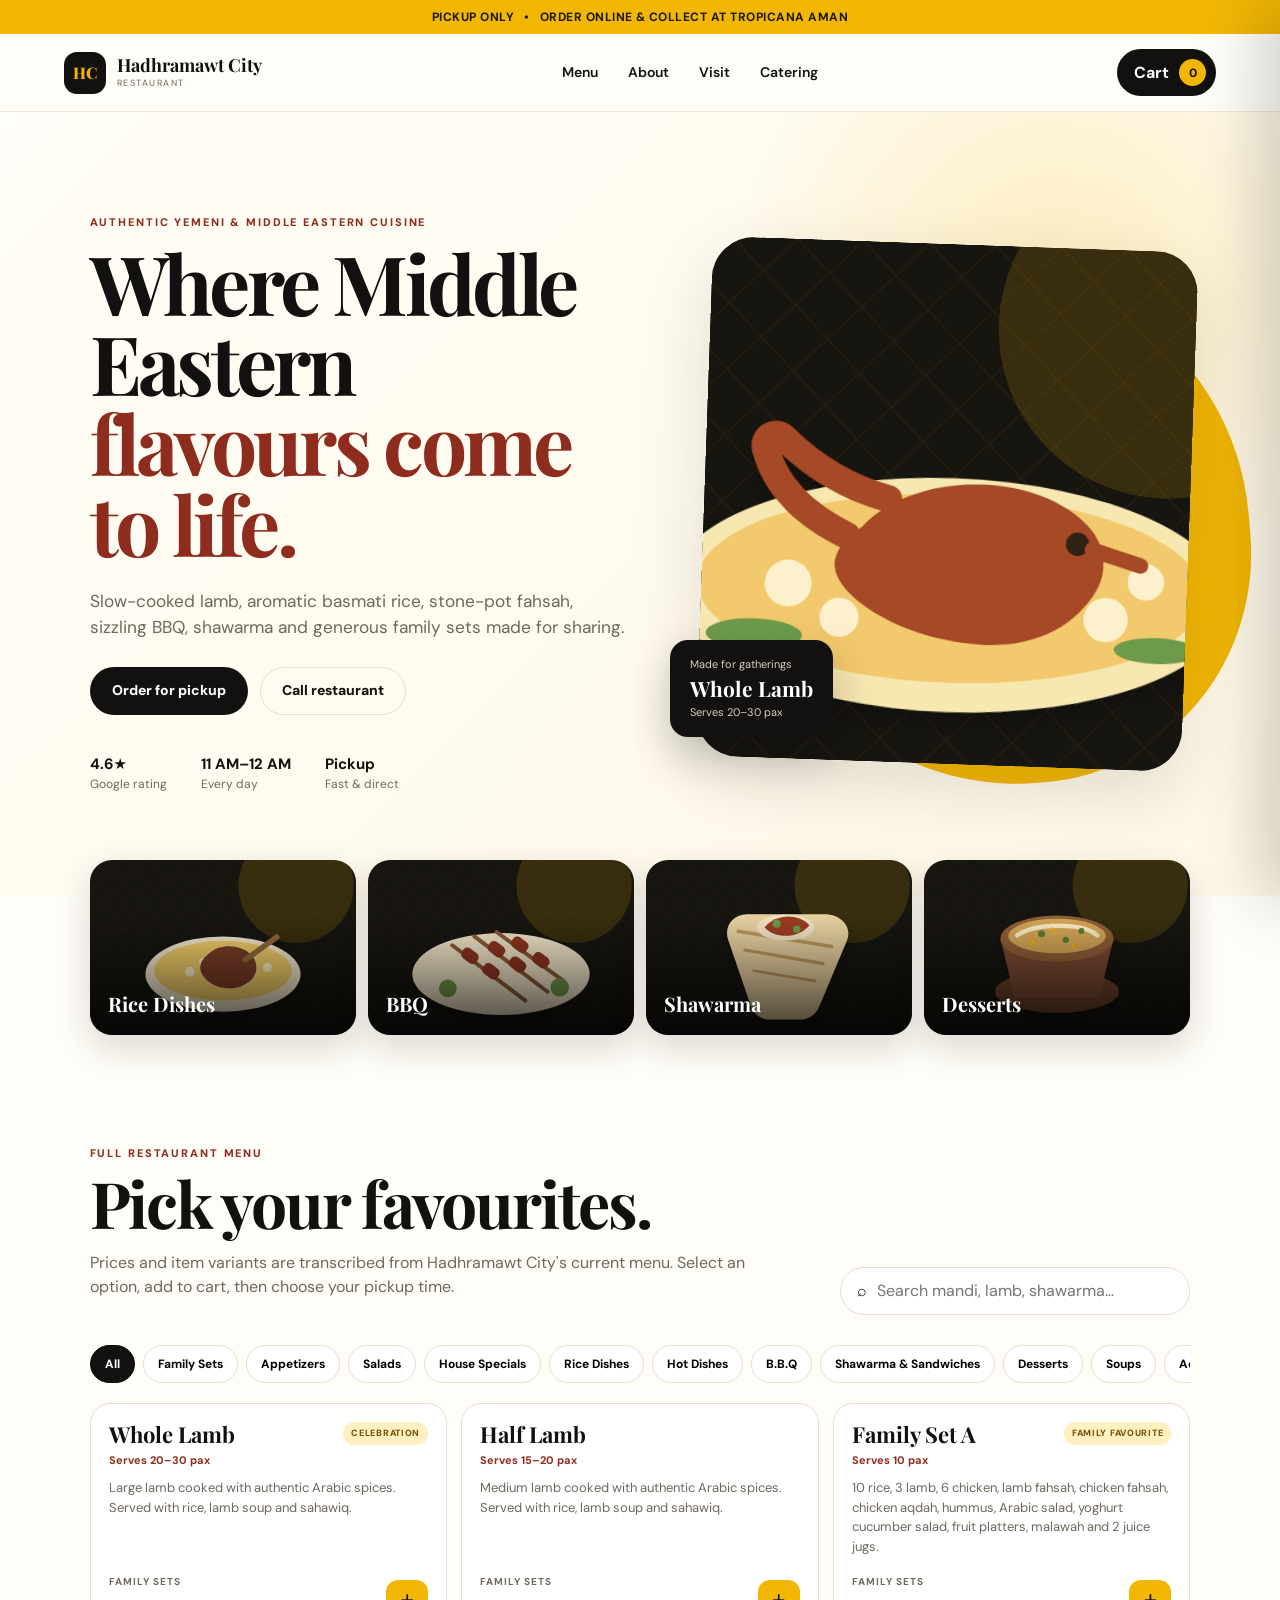
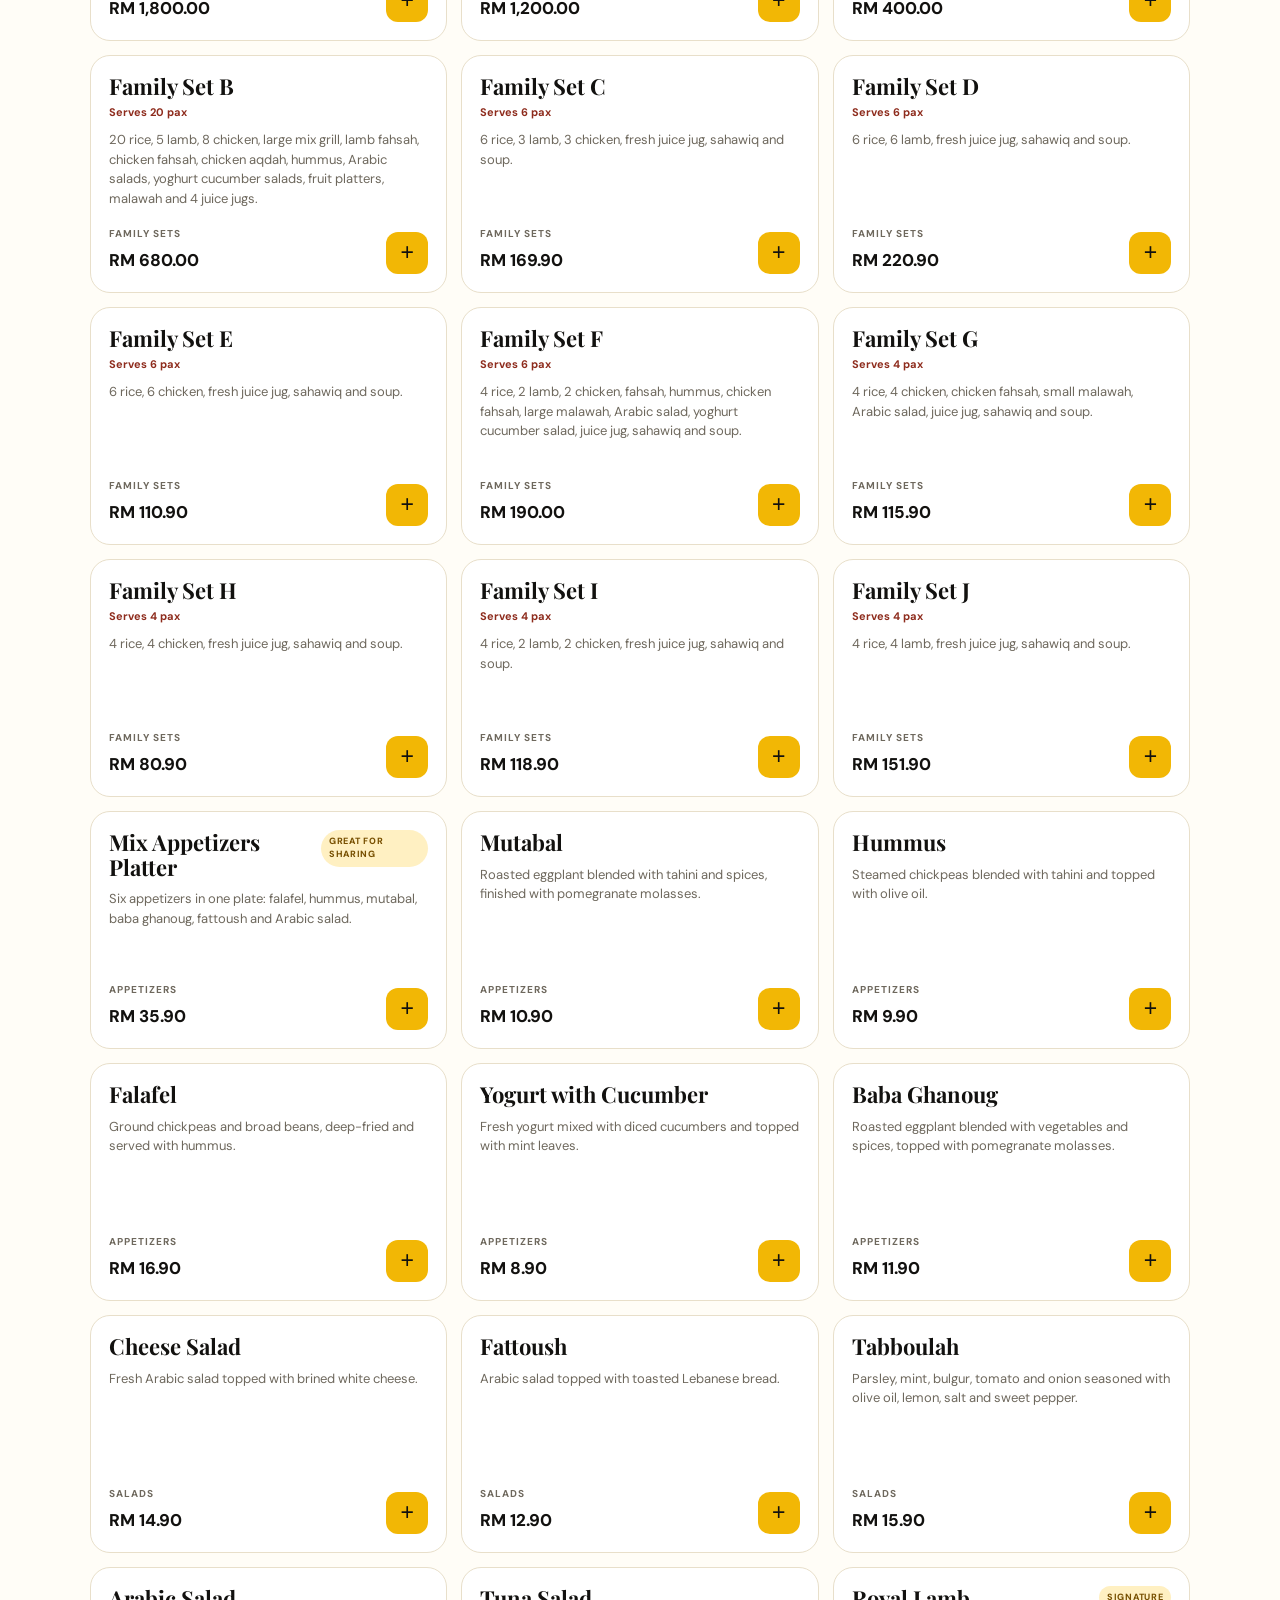
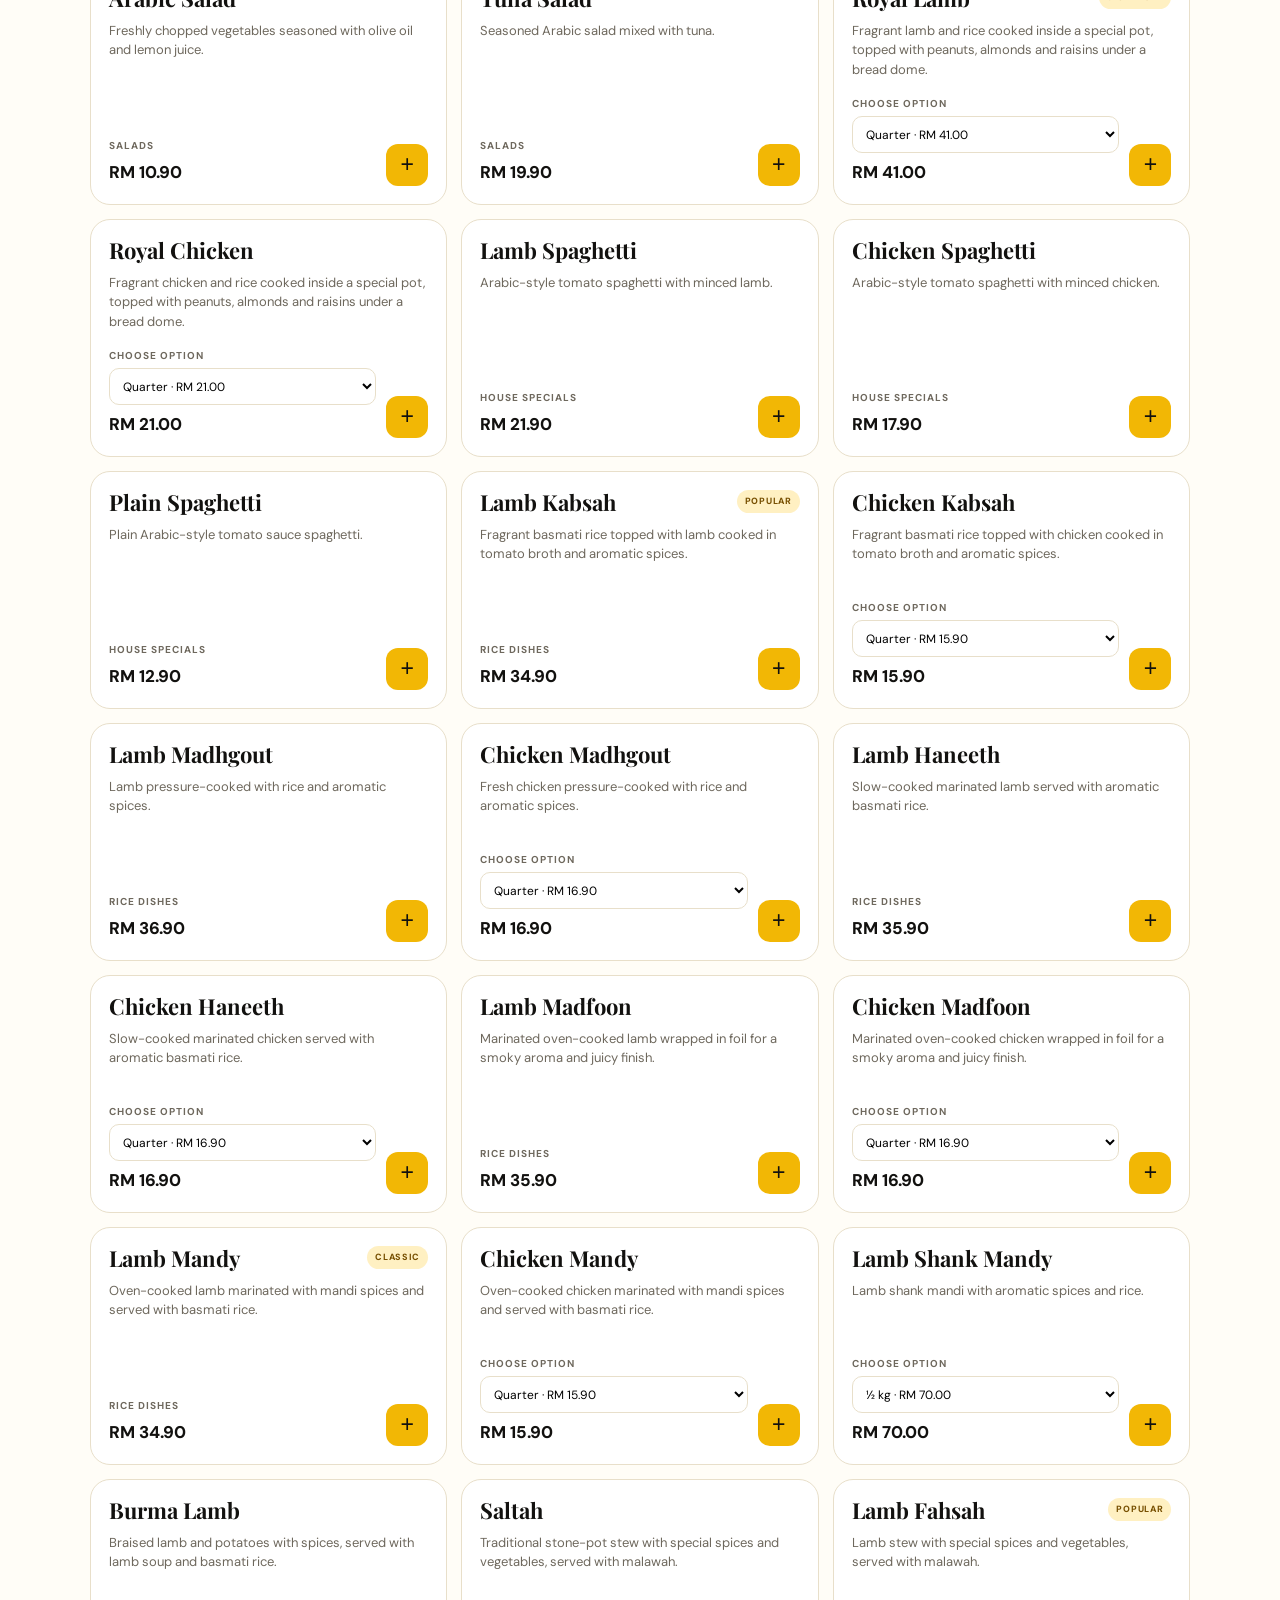
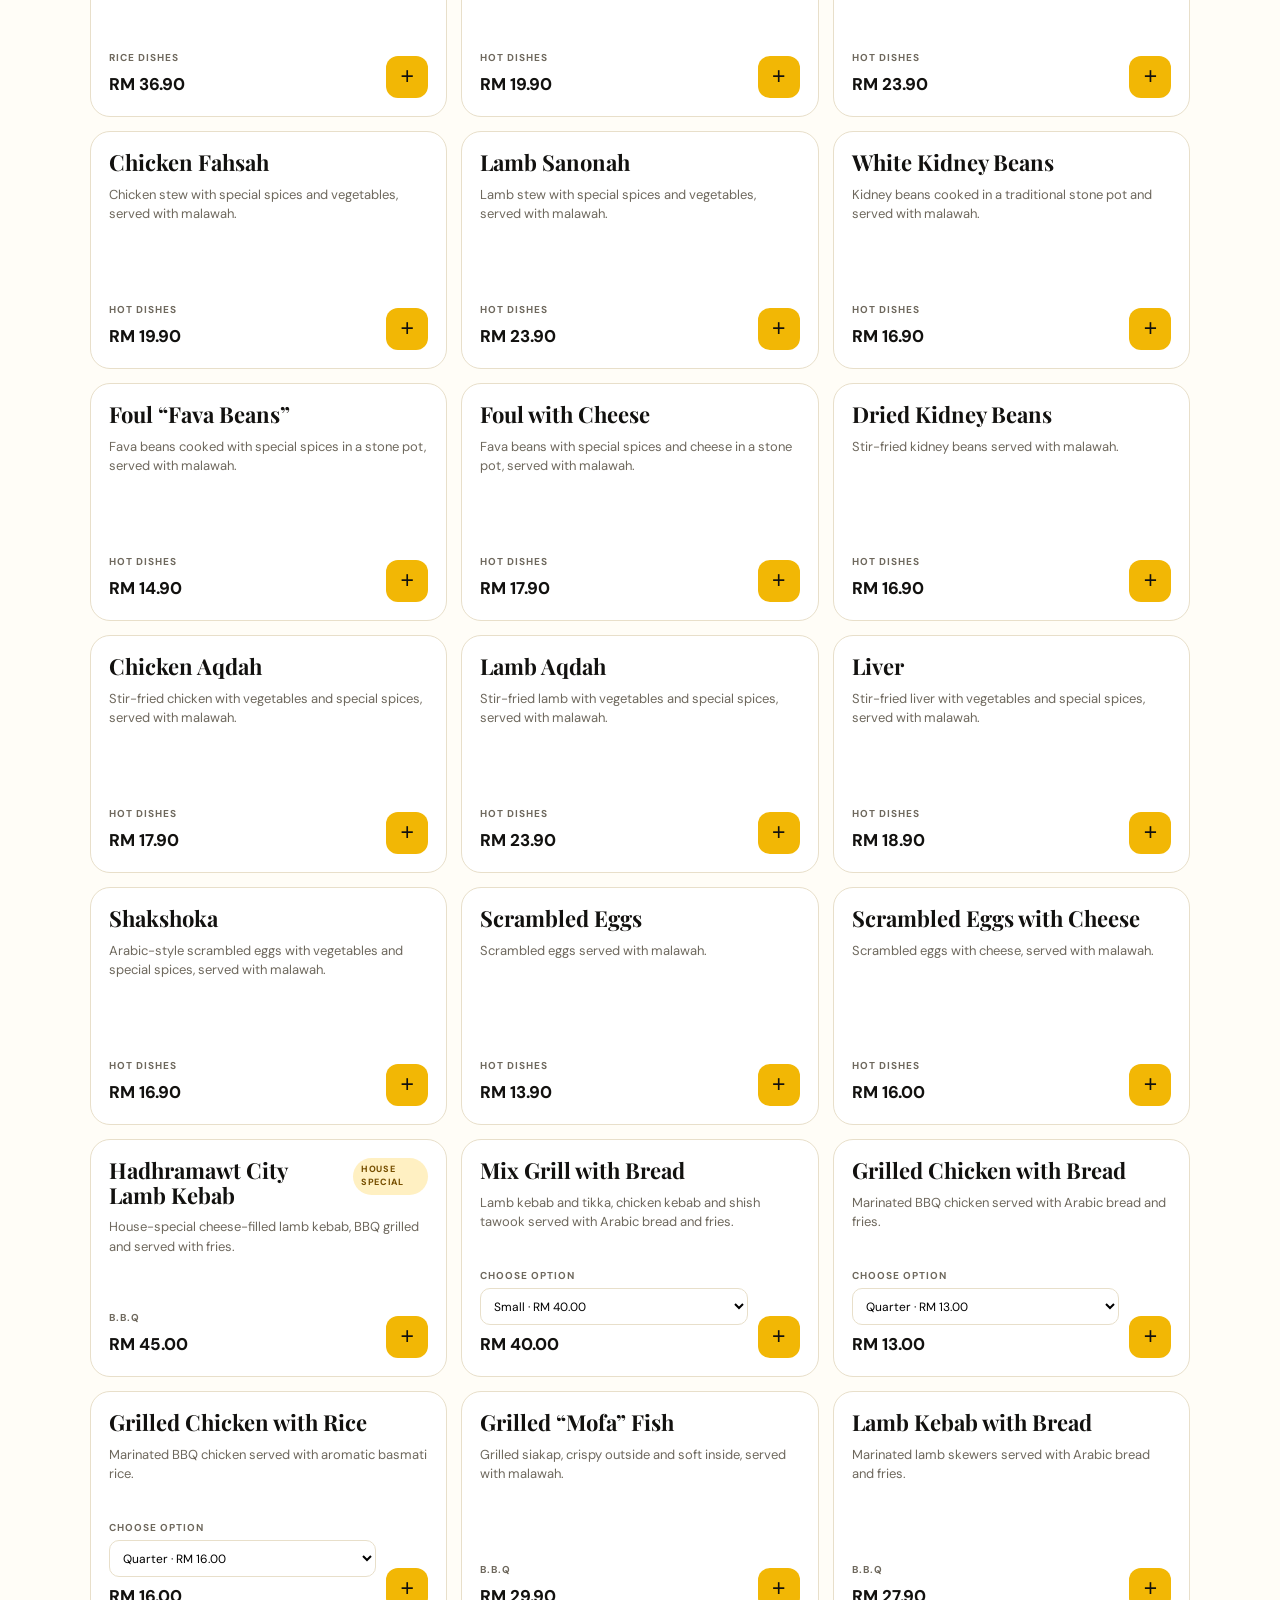
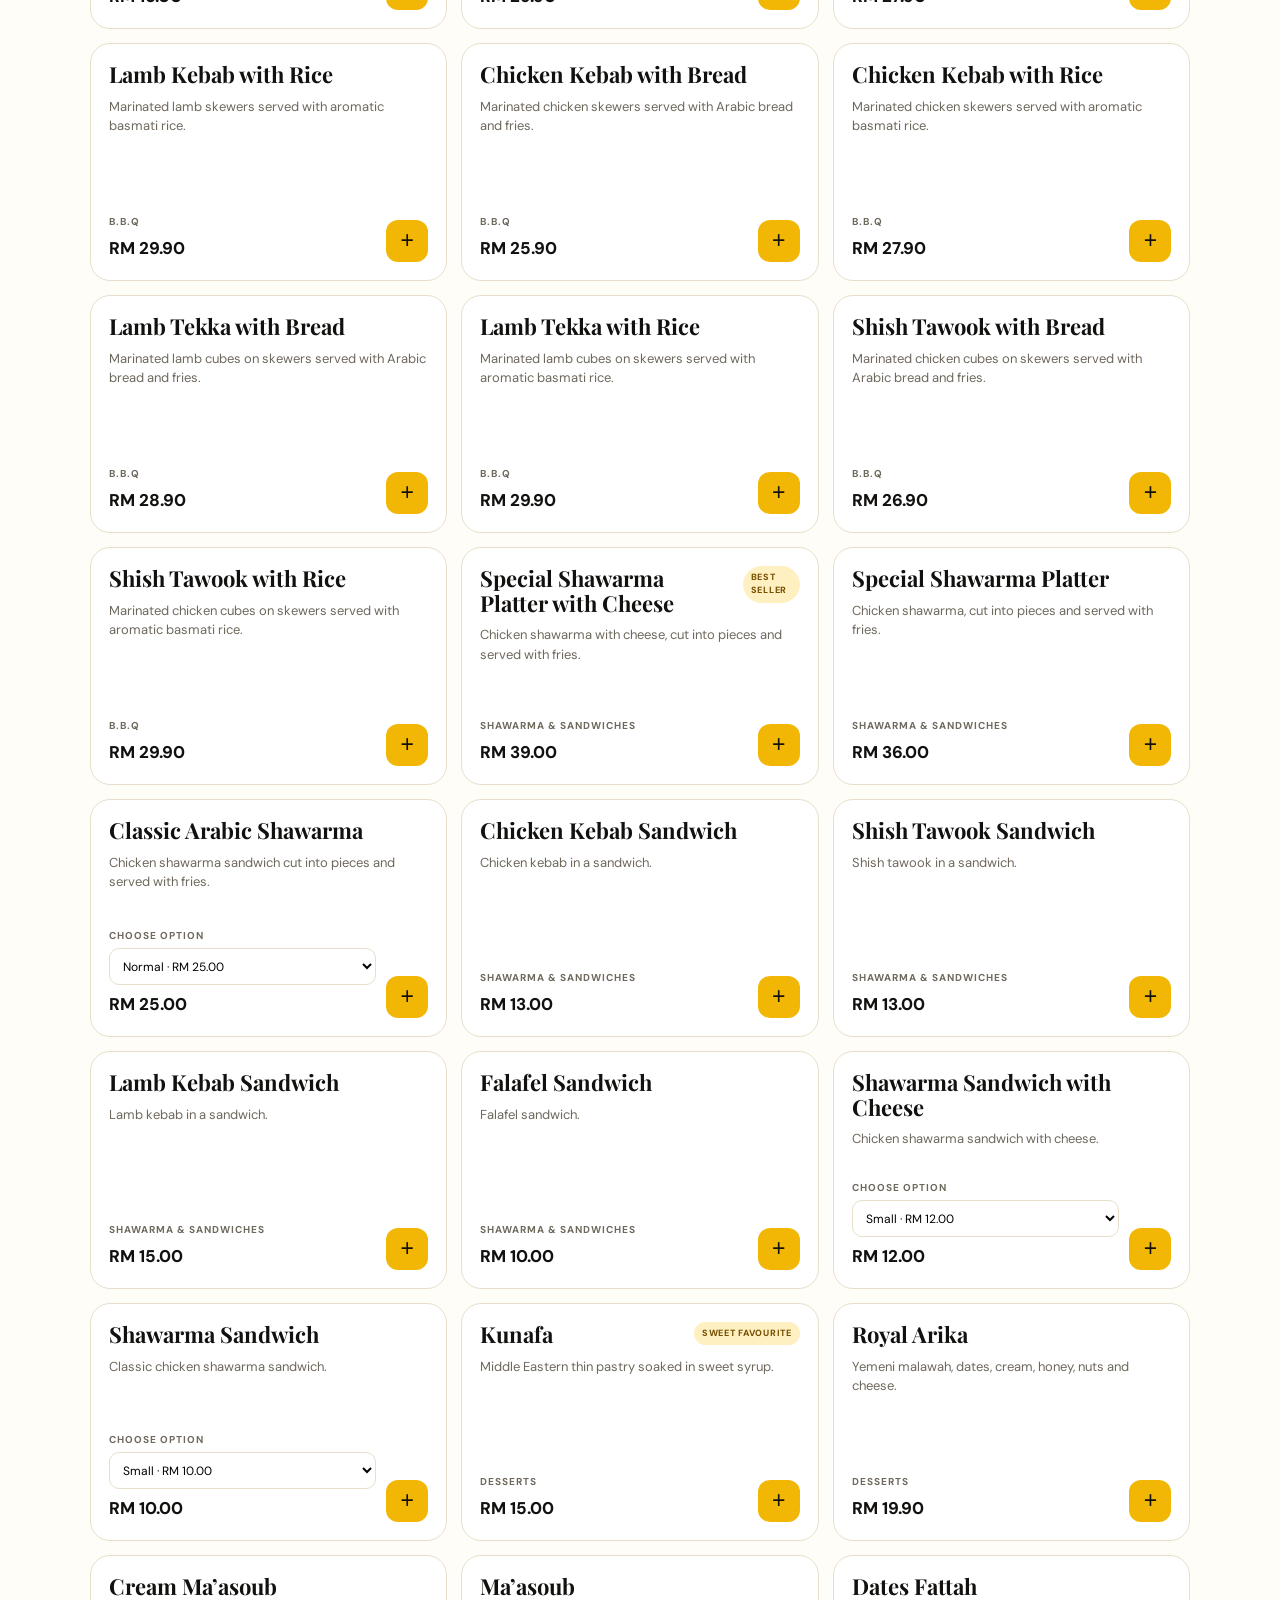
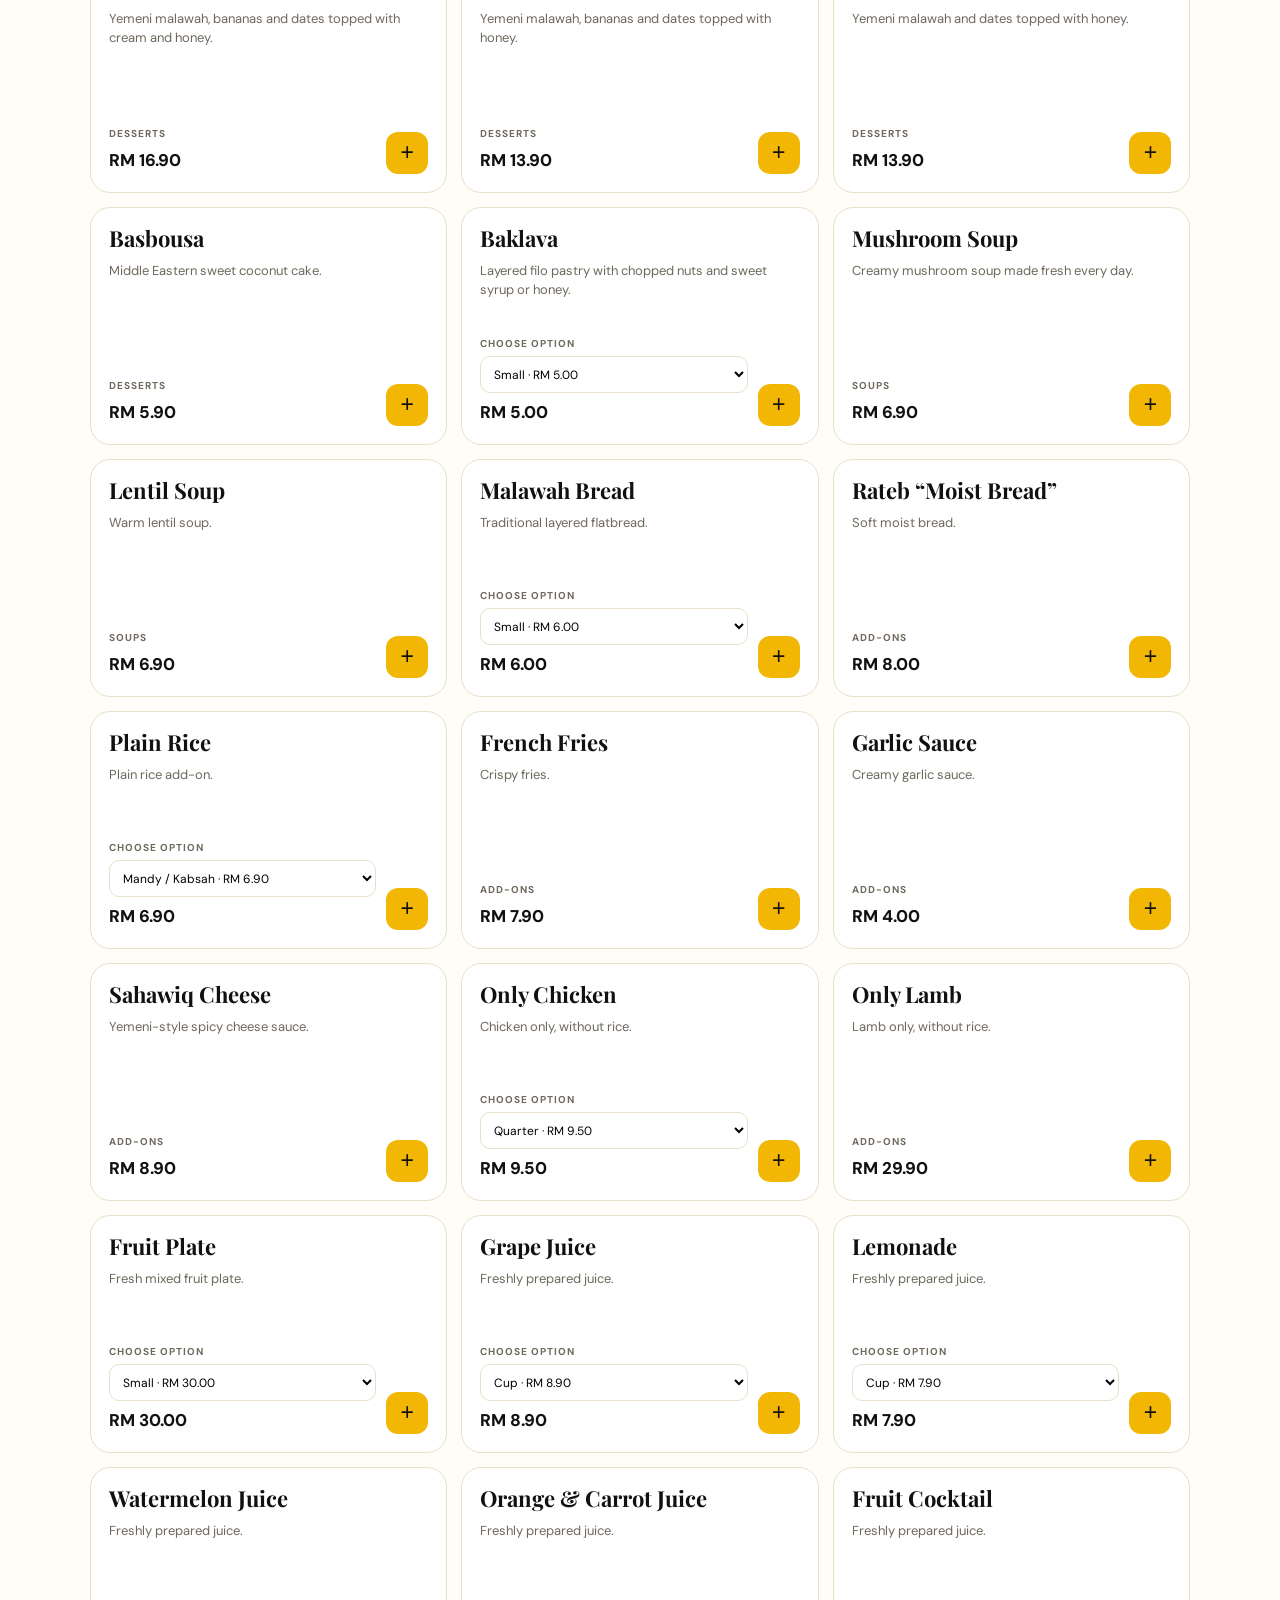
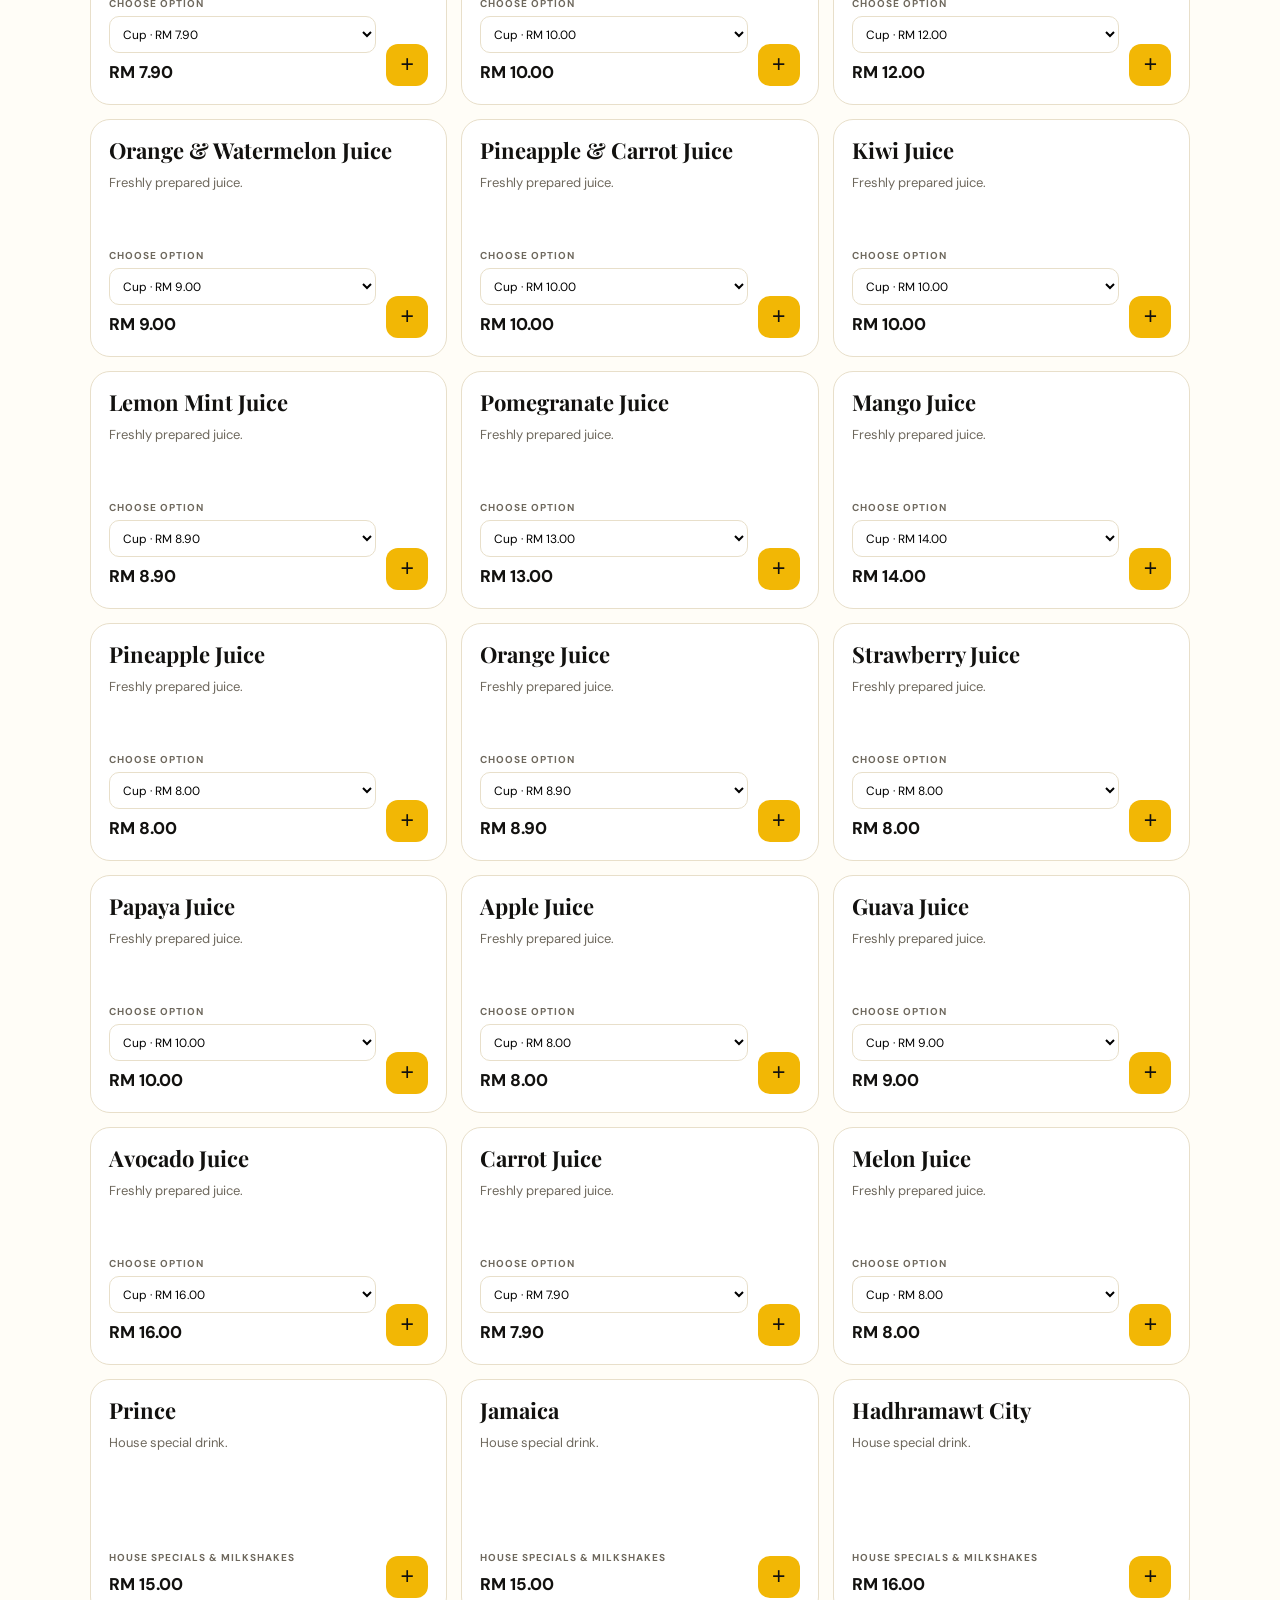
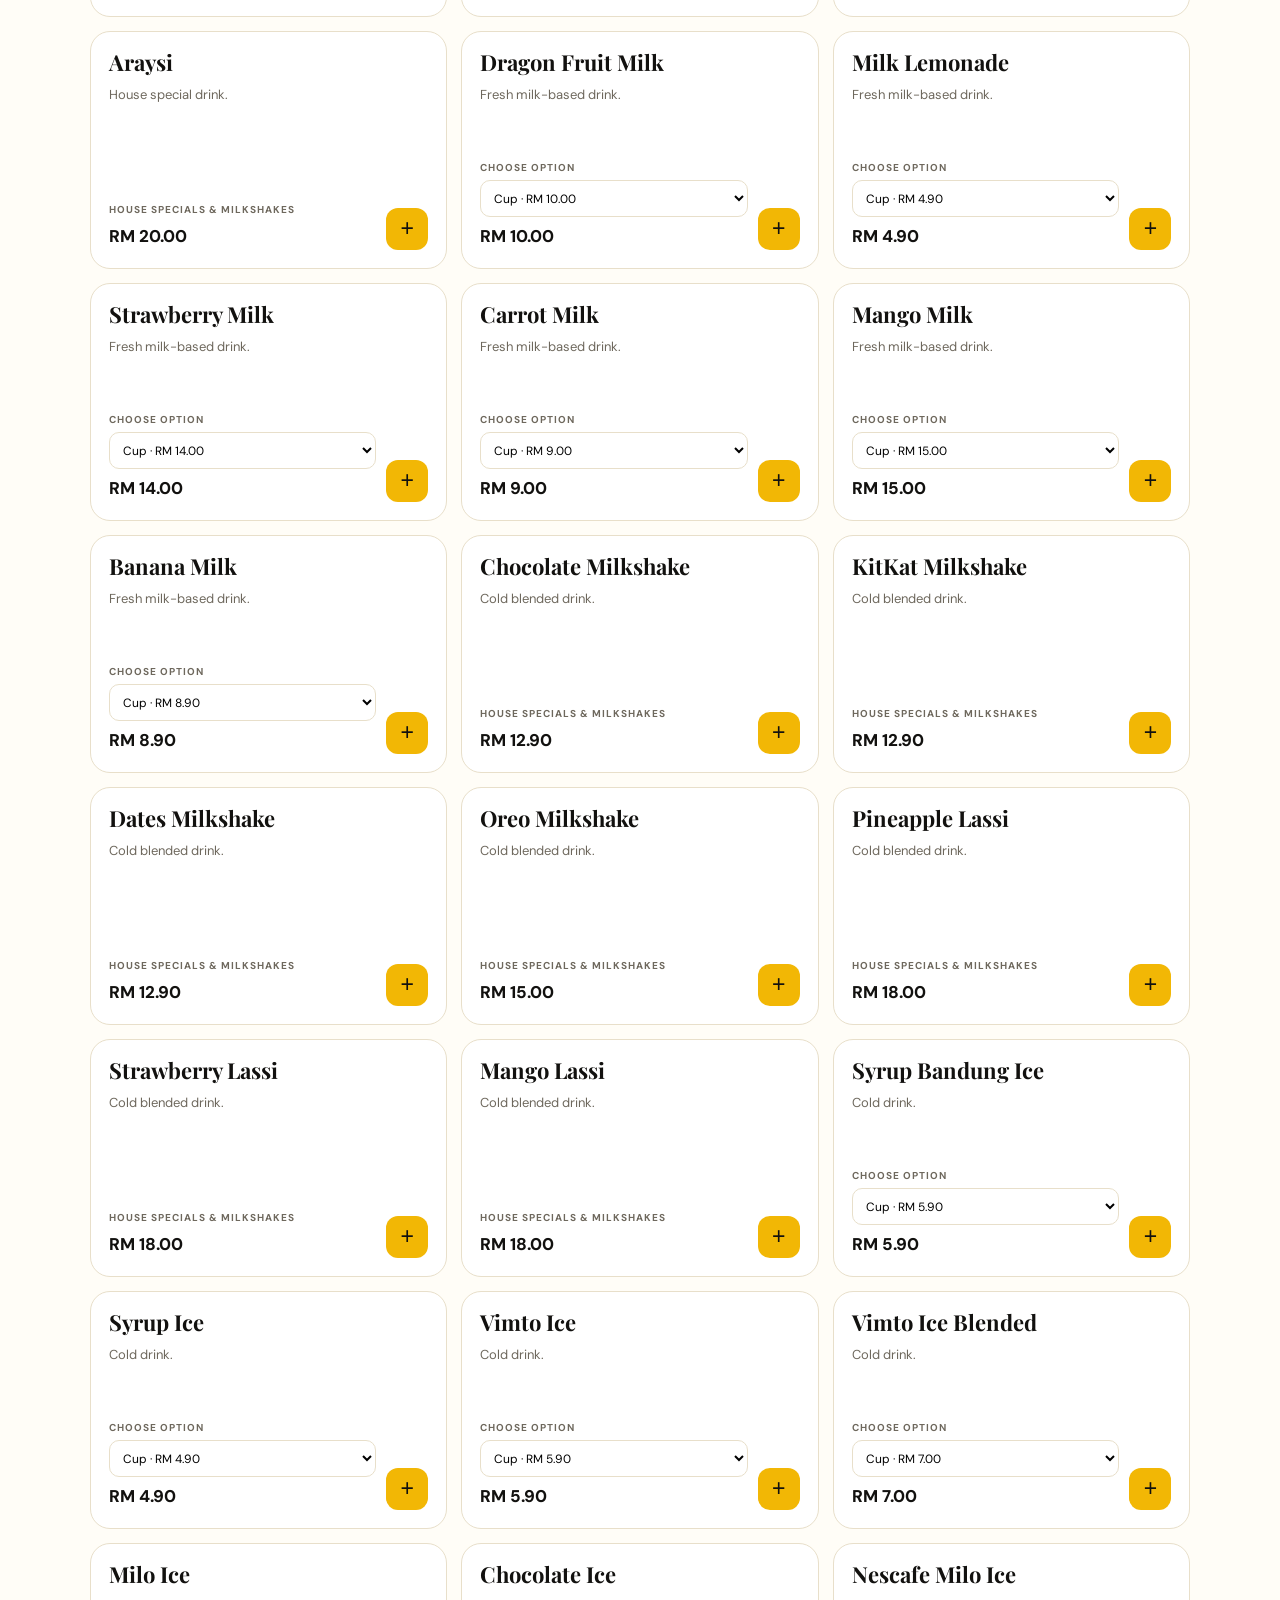
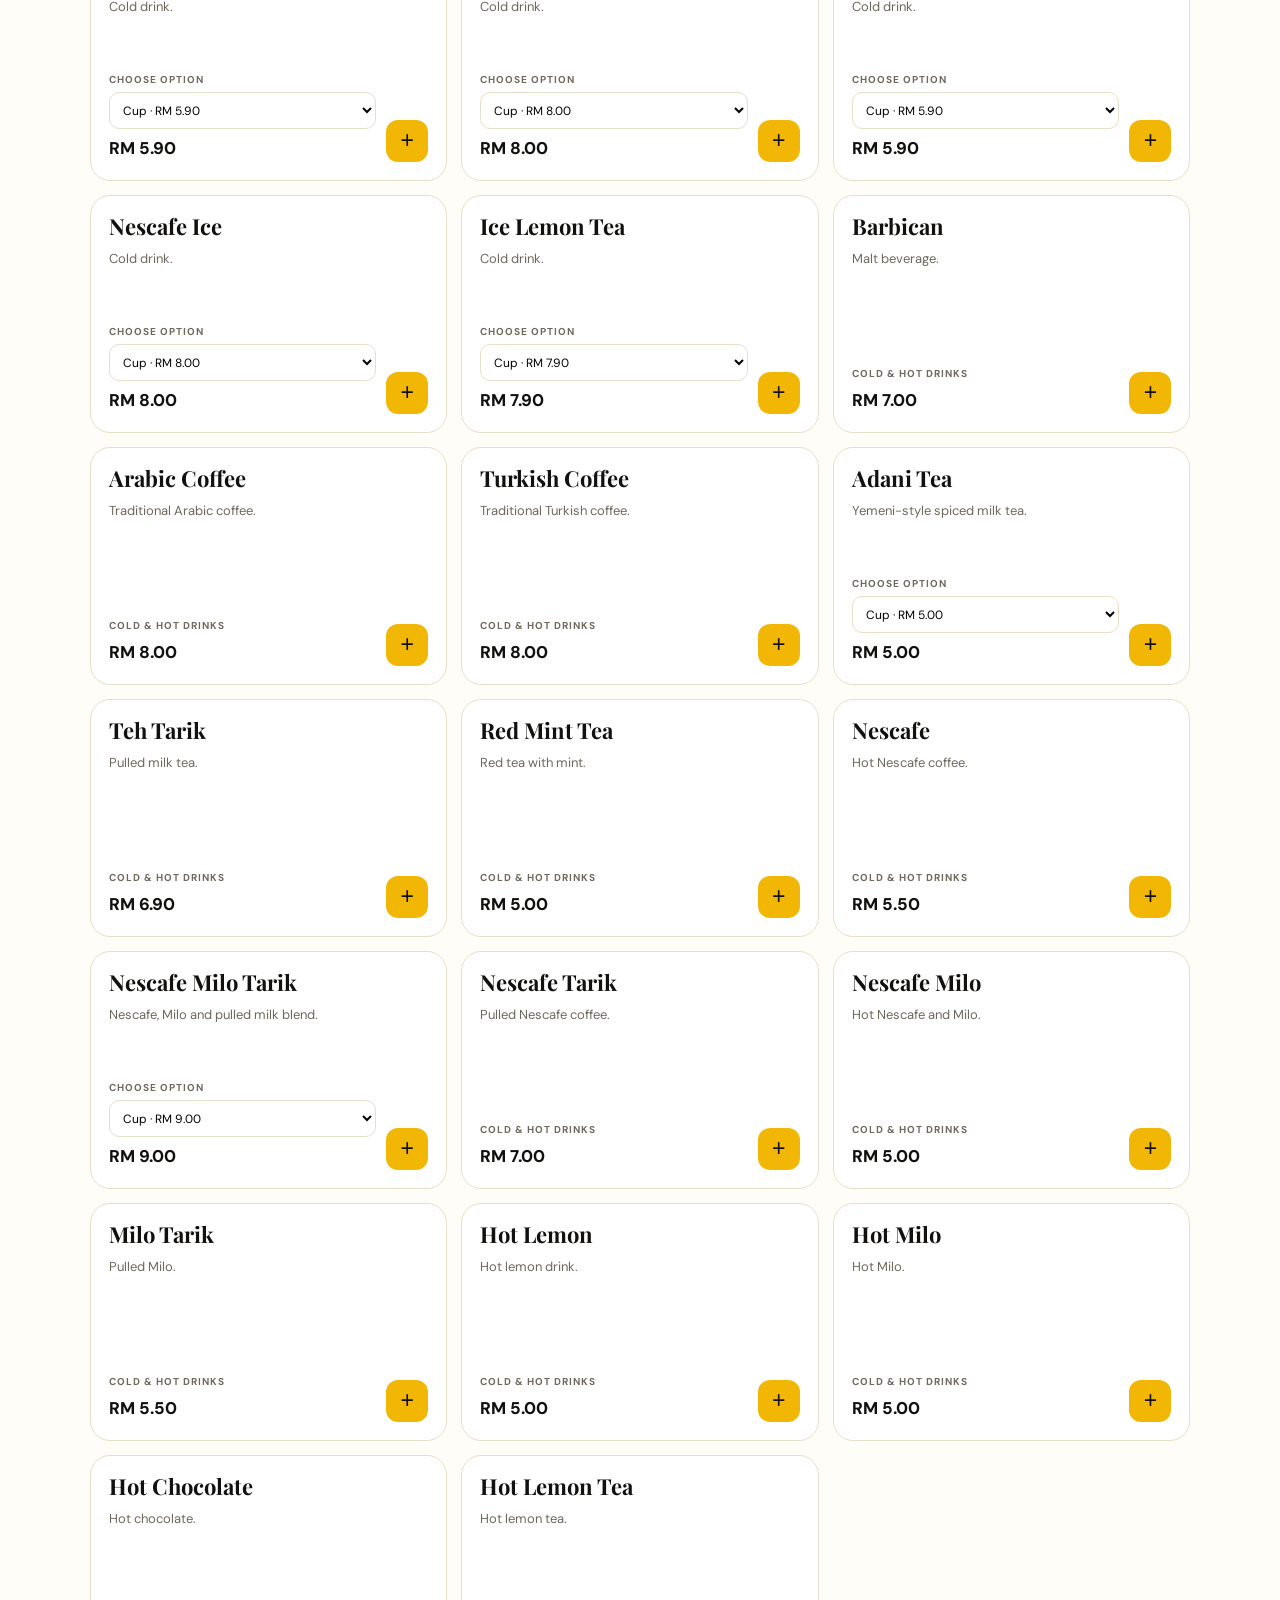
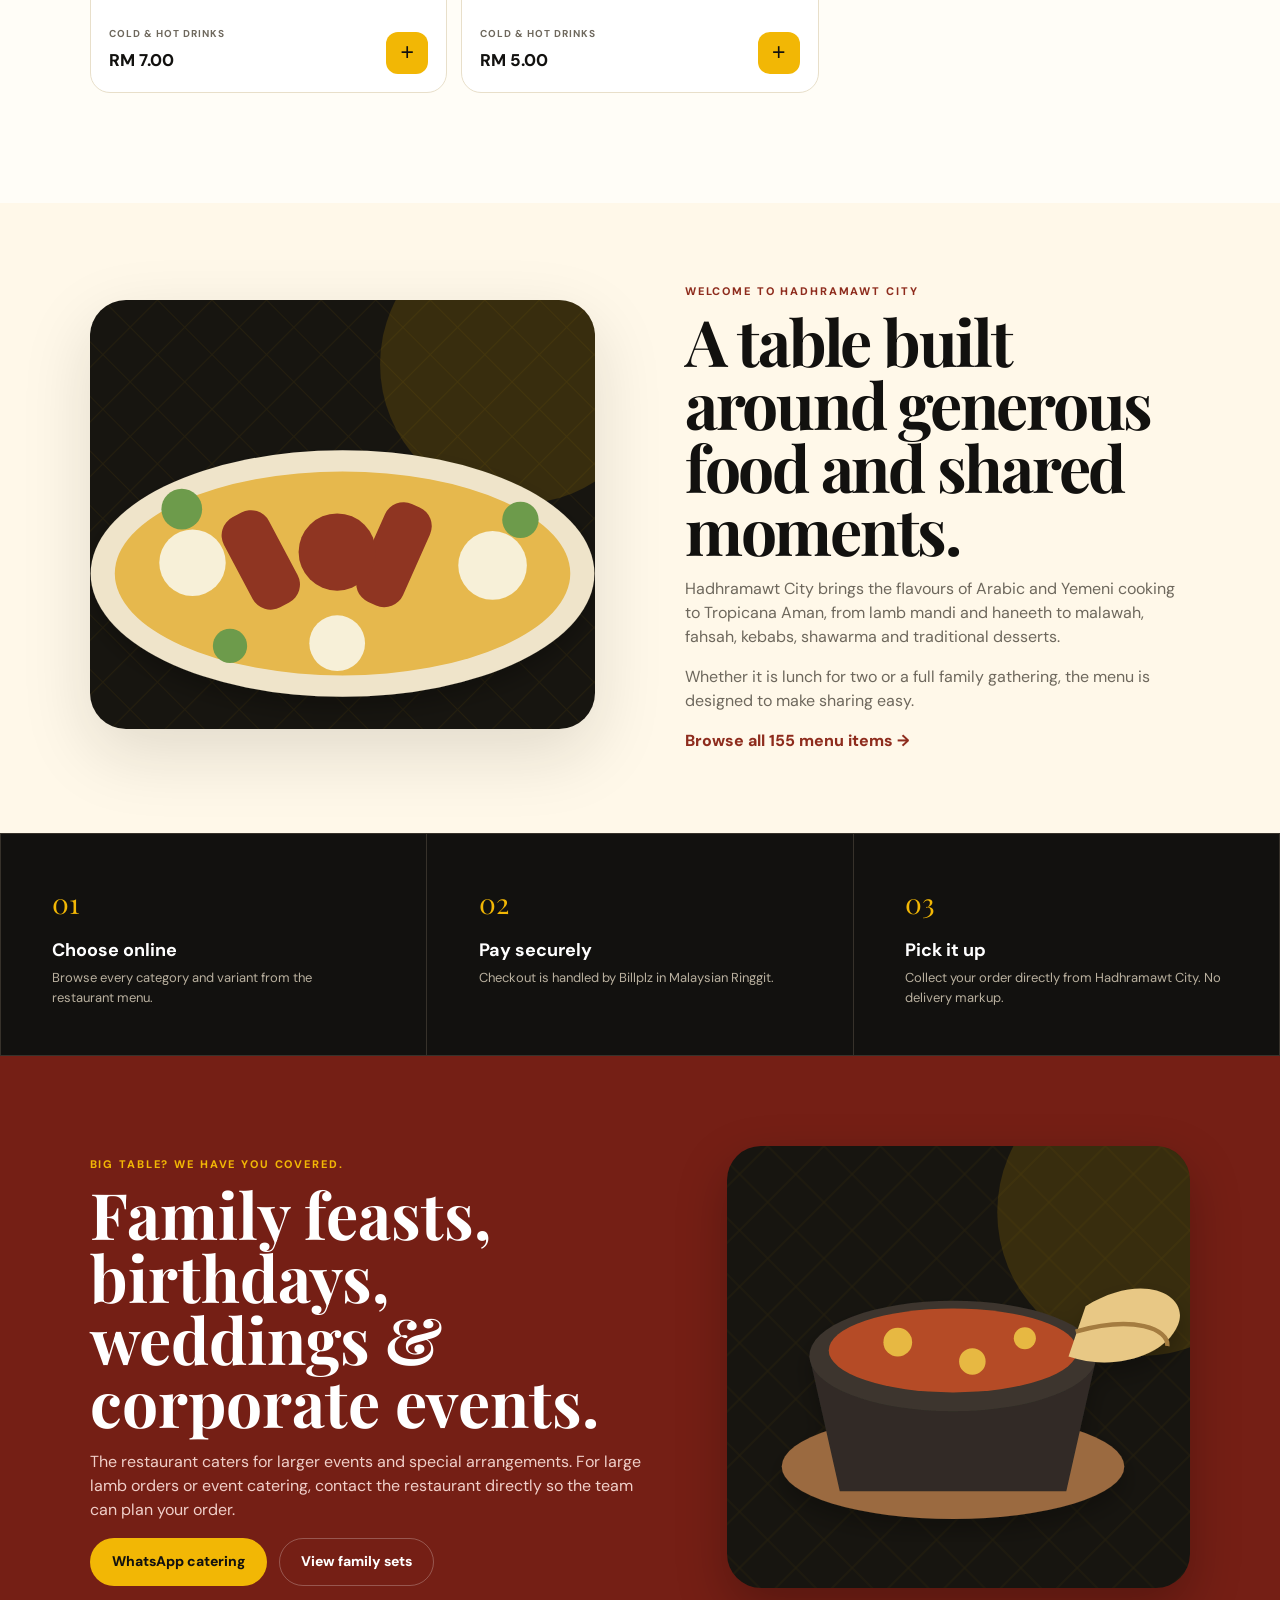
<file: index.html>
<!doctype html>
<html lang="en">
<head>
  <meta charset="utf-8" />
  <meta name="viewport" content="width=device-width, initial-scale=1" />
  <meta name="theme-color" content="#12110f" />
  <title>Hadhramawt City | Authentic Yemeni & Middle Eastern Food</title>
  <meta name="description" content="Order Hadhramawt City favourites online for pickup at Bandar Tropicana Aman 2. Mandi, kabsah, haneeth, BBQ, shawarma, family sets, desserts and fresh juices." />
  <meta property="og:title" content="Hadhramawt City Restaurant" />
  <meta property="og:description" content="Authentic Middle Eastern flavours. Browse the full menu, order online and pick up at Hadhramawt City, Tropicana Aman." />
  <meta property="og:type" content="restaurant" />
  <link rel="preconnect" href="https://fonts.googleapis.com" />
  <link rel="preconnect" href="https://fonts.gstatic.com" crossorigin />
  <link href="https://fonts.googleapis.com/css2?family=DM+Sans:wght@400;500;600;700&family=Playfair+Display:wght@600;700;800&display=swap" rel="stylesheet" />
  <link rel="stylesheet" href="./styles.css" />
  <script type="application/ld+json">
  {
    "@context":"https://schema.org",
    "@type":"Restaurant",
    "name":"Restoran Hadhramawt City",
    "servesCuisine":["Yemeni","Middle Eastern","Arabic"],
    "telephone":"+601111046311",
    "priceRange":"RM 20–40",
    "address":{"@type":"PostalAddress","streetAddress":"No 42, Jalan Aman Tiara 7, Bandar Tropicana Aman 2","postalCode":"42500","addressLocality":"Telok Panglima Garang","addressRegion":"Selangor","addressCountry":"MY"},
    "openingHoursSpecification":[{"@type":"OpeningHoursSpecification","dayOfWeek":["Monday","Tuesday","Wednesday","Thursday","Friday","Saturday","Sunday"],"opens":"11:00","closes":"24:00"}],
    "acceptsReservations":"True"
  }
  </script>
</head>
<body>
  <div class="announcement">Pickup only <span>•</span> Order online & collect at Tropicana Aman</div>

  <header class="site-header" id="top">
    <a class="brand" href="#top" aria-label="Hadhramawt City home">
      <span class="brand-mark">HC</span>
      <span><strong>Hadhramawt City</strong><small>Restaurant</small></span>
    </a>
    <nav class="desktop-nav" aria-label="Primary">
      <a href="#menu">Menu</a>
      <a href="#about">About</a>
      <a href="#visit">Visit</a>
      <a href="#catering">Catering</a>
    </nav>
    <button class="cart-button" id="cartButton" type="button" aria-label="Open cart">
      <span>Cart</span><b id="cartCount">0</b>
    </button>
  </header>

  <main>
    <section class="hero">
      <div class="hero-copy">
        <div class="eyebrow">Authentic Yemeni & Middle Eastern cuisine</div>
        <h1>Where Middle Eastern <em>flavours come to life.</em></h1>
        <p>Slow-cooked lamb, aromatic basmati rice, stone-pot fahsah, sizzling BBQ, shawarma and generous family sets made for sharing.</p>
        <div class="hero-actions">
          <a class="button button-primary" href="#menu">Order for pickup</a>
          <a class="button button-ghost" href="tel:+601111046311">Call restaurant</a>
        </div>
        <div class="trust-row">
          <div><strong>4.6★</strong><span>Google rating</span></div>
          <div><strong>11 AM–12 AM</strong><span>Every day</span></div>
          <div><strong>Pickup</strong><span>Fast & direct</span></div>
        </div>
      </div>
      <div class="hero-visual">
        <img src="./assets/hero-lamb.svg" alt="Hadhramawt City whole lamb family feast" />
        <div class="hero-card">
          <span>Made for gatherings</span>
          <strong>Whole Lamb</strong>
          <small>Serves 20–30 pax</small>
        </div>
      </div>
    </section>

    <section class="quick-picks" aria-label="Popular menu sections">
      <a href="#menu" data-category-jump="Rice Dishes"><img src="./assets/rice.svg" alt="Arabic rice dish" /><span>Rice Dishes</span></a>
      <a href="#menu" data-category-jump="B.B.Q"><img src="./assets/bbq.svg" alt="Mixed grill and grilled chicken" /><span>BBQ</span></a>
      <a href="#menu" data-category-jump="Shawarma & Sandwiches"><img src="./assets/shawarma.svg" alt="Shawarma platter" /><span>Shawarma</span></a>
      <a href="#menu" data-category-jump="Desserts"><img src="./assets/dessert.svg" alt="Yemeni dessert" /><span>Desserts</span></a>
    </section>

    <section class="menu-section" id="menu">
      <div class="section-heading">
        <div>
          <div class="eyebrow">Full restaurant menu</div>
          <h2>Pick your favourites.</h2>
          <p>Prices and item variants are transcribed from Hadhramawt City's current menu. Select an option, add to cart, then choose your pickup time.</p>
        </div>
        <div class="menu-tools">
          <label class="search-box">
            <span aria-hidden="true">⌕</span>
            <input id="menuSearch" type="search" placeholder="Search mandi, lamb, shawarma…" autocomplete="off" />
          </label>
        </div>
      </div>
      <div class="category-tabs" id="categoryTabs" aria-label="Menu categories"></div>
      <div class="menu-grid" id="menuGrid" aria-live="polite"></div>
      <div class="empty-state" id="emptyState" hidden>No dishes match your search. Try another keyword or category.</div>
    </section>

    <section class="story-section" id="about">
      <div class="story-image"><img src="./assets/family-set.svg" alt="Hadhramawt City family feast" /></div>
      <div class="story-copy">
        <div class="eyebrow">Welcome to Hadhramawt City</div>
        <h2>A table built around generous food and shared moments.</h2>
        <p>Hadhramawt City brings the flavours of Arabic and Yemeni cooking to Tropicana Aman, from lamb mandi and haneeth to malawah, fahsah, kebabs, shawarma and traditional desserts.</p>
        <p>Whether it is lunch for two or a full family gathering, the menu is designed to make sharing easy.</p>
        <a class="text-link" href="#menu">Browse all 155 menu items →</a>
      </div>
    </section>

    <section class="feature-band">
      <div><span>01</span><strong>Choose online</strong><p>Browse every category and variant from the restaurant menu.</p></div>
      <div><span>02</span><strong>Pay securely</strong><p>Checkout is handled by Billplz in Malaysian Ringgit.</p></div>
      <div><span>03</span><strong>Pick it up</strong><p>Collect your order directly from Hadhramawt City. No delivery markup.</p></div>
    </section>

    <section class="catering-section" id="catering">
      <div>
        <div class="eyebrow">Big table? We have you covered.</div>
        <h2>Family feasts, birthdays, weddings & corporate events.</h2>
        <p>The restaurant caters for larger events and special arrangements. For large lamb orders or event catering, contact the restaurant directly so the team can plan your order.</p>
        <div class="hero-actions">
          <a class="button button-primary" href="https://wa.me/601111046311?text=Hi%20Hadhramawt%20City%2C%20I%27d%20like%20to%20ask%20about%20catering%20or%20a%20large%20order." target="_blank" rel="noopener">WhatsApp catering</a>
          <a class="button button-ghost light" href="#menu" data-category-jump="Family Sets">View family sets</a>
        </div>
      </div>
      <div class="catering-image"><img src="./assets/hot-dish.svg" alt="Hot stone pot dish with malawah" /></div>
    </section>

    <section class="visit-section" id="visit">
      <div>
        <div class="eyebrow">Pickup location</div>
        <h2>Hadhramawt City, Tropicana Aman</h2>
        <p>No 42, Jalan Aman Tiara 7, Bandar Tropicana Aman 2,<br />42500 Telok Panglima Garang, Selangor.</p>
        <div class="visit-meta">
          <div><span>Opening hours</span><strong>Daily, 11:00 AM – 12:00 AM</strong></div>
          <div><span>Phone</span><strong>+60 11-1104 6311</strong></div>
        </div>
        <div class="hero-actions">
          <a class="button button-primary" href="https://www.google.com/maps/search/?api=1&query=No%2042%2C%20Jalan%20Aman%20Tiara%207%2C%20Bandar%20Tropicana%20Aman%202%2C%2042500%20Telok%20Panglima%20Garang%2C%20Selangor" target="_blank" rel="noopener">Open in Maps</a>
          <a class="button button-ghost" href="tel:+601111046311">Call now</a>
        </div>
      </div>
      <div class="visit-card">
        <span class="pin">⌖</span>
        <strong>Pickup only</strong>
        <p>Place and pay for your order online, then collect at the restaurant during your selected pickup window.</p>
      </div>
    </section>
  </main>

  <footer>
    <div class="brand footer-brand"><span class="brand-mark">HC</span><span><strong>Hadhramawt City</strong><small>Restaurant</small></span></div>
    <p>Authentic Middle Eastern flavours in Tropicana Aman.</p>
    <div class="footer-links"><a href="#menu">Menu</a><a href="#visit">Location</a><a href="tel:+601111046311">Contact</a></div>
    <small>Menu images are illustrative. Prices shown are based on the supplied restaurant menu and should be confirmed by the restaurant before launch.</small>
  </footer>

  <aside class="cart-drawer" id="cartDrawer" aria-hidden="true">
    <div class="cart-backdrop" id="cartBackdrop"></div>
    <div class="cart-panel" role="dialog" aria-modal="true" aria-labelledby="cartTitle">
      <div class="cart-header">
        <div><span class="eyebrow">Pickup order</span><h2 id="cartTitle">Your cart</h2></div>
        <button class="icon-button" id="closeCart" type="button" aria-label="Close cart">×</button>
      </div>
      <div class="cart-items" id="cartItems"></div>
      <div class="cart-empty" id="cartEmpty"><span>🍽</span><strong>Your cart is empty</strong><p>Add a few favourites from the menu to start your pickup order.</p></div>
      <div class="cart-footer" id="cartFooter" hidden>
        <div class="cart-total"><span>Total</span><strong id="cartTotal">RM0.00</strong></div>
        <p class="pickup-note">Pickup only at No 42, Jalan Aman Tiara 7.</p>
        <button class="button button-primary full" id="checkoutButton" type="button">Continue to checkout</button>
      </div>
    </div>
  </aside>

  <dialog class="checkout-dialog" id="checkoutDialog">
    <form method="dialog" class="checkout-card" id="checkoutForm">
      <div class="checkout-head">
        <div><span class="eyebrow">Secure pickup checkout</span><h2>Your details</h2></div>
        <button class="icon-button" value="cancel" type="submit" aria-label="Close checkout">×</button>
      </div>
      <div class="checkout-grid">
        <label><span>Name *</span><input name="name" required maxlength="120" autocomplete="name" /></label>
        <label><span>Mobile number *</span><input name="mobile" required inputmode="tel" maxlength="24" placeholder="012 345 6789" autocomplete="tel" /></label>
        <label><span>Email</span><input name="email" type="email" maxlength="160" autocomplete="email" placeholder="For payment receipt (optional)" /></label>
        <label><span>Pickup time *</span><select name="pickupAt" id="pickupAt" required></select></label>
        <label class="wide"><span>Order notes</span><textarea name="notes" rows="3" maxlength="400" placeholder="Less spicy, sauce on the side, etc."></textarea></label>
      </div>
      <div class="checkout-summary"><span>Order total</span><strong id="checkoutTotal">RM0.00</strong></div>
      <div class="checkout-error" id="checkoutError" role="alert" hidden></div>
      <button class="button button-primary full" id="payButton" type="button">Pay securely with Billplz</button>
      <p class="secure-note">You will be redirected to Billplz to complete payment. Your order is prepared for pickup only.</p>
    </form>
  </dialog>

  <div class="toast" id="toast" role="status" aria-live="polite"></div>
  <script type="module" src="./app.js"></script>
</body>
</html>
</file>
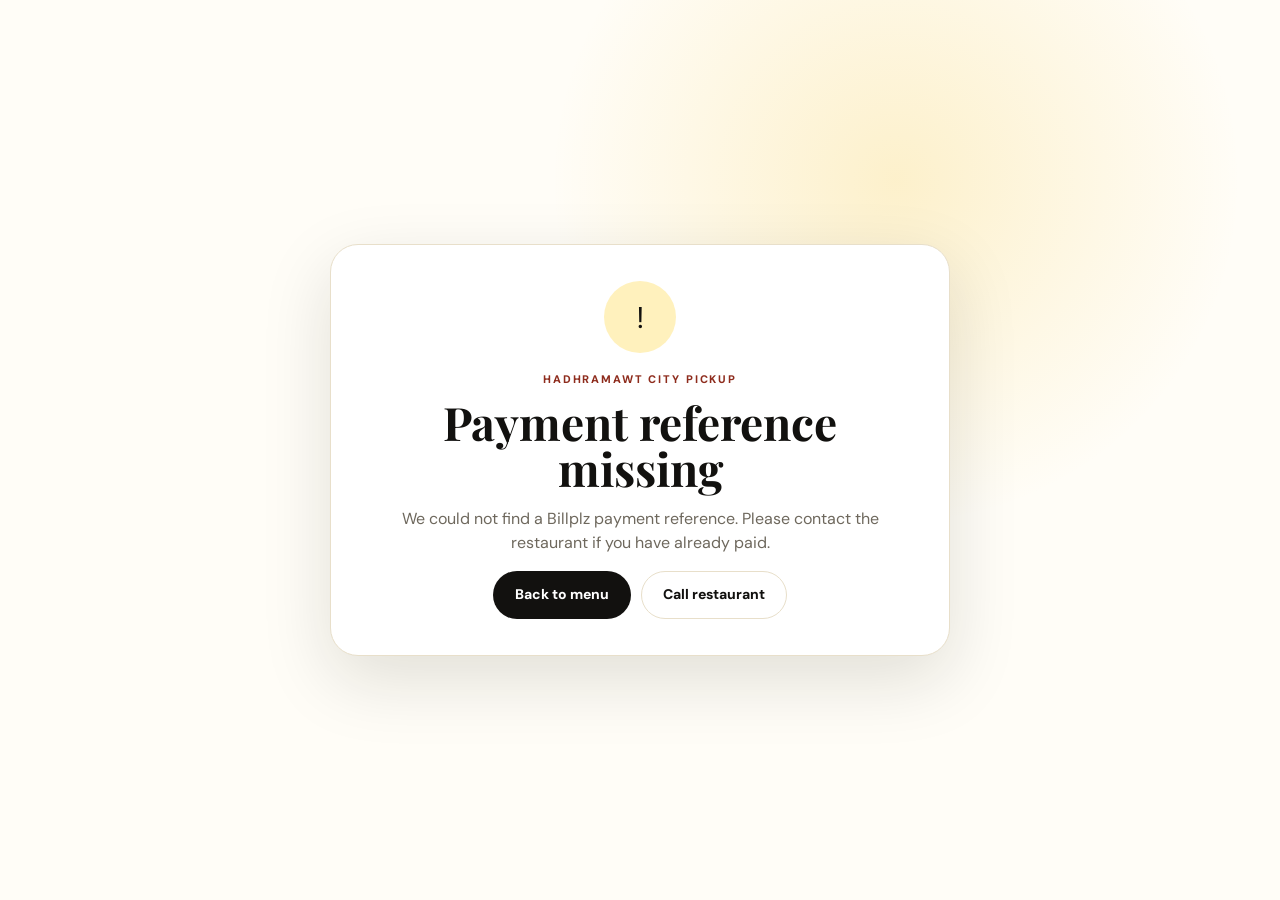
<file: payment-return.html>
<!doctype html><html lang="en"><head><meta charset="utf-8"><meta name="viewport" content="width=device-width,initial-scale=1"><meta name="theme-color" content="#12110f"><title>Payment Status | Hadhramawt City</title><link rel="preconnect" href="https://fonts.googleapis.com"><link rel="preconnect" href="https://fonts.gstatic.com" crossorigin><link href="https://fonts.googleapis.com/css2?family=DM+Sans:wght@400;600;700&family=Playfair+Display:wght@700&display=swap" rel="stylesheet"><link rel="stylesheet" href="./styles.css"><style>.status-page{min-height:100vh;display:grid;place-items:center;padding:30px;background:radial-gradient(circle at 70% 20%,rgba(242,183,5,.18),transparent 30%),#fffdf7}.status-card{max-width:620px;width:100%;background:white;border:1px solid var(--line);border-radius:28px;padding:36px;box-shadow:var(--shadow);text-align:center}.status-icon{width:72px;height:72px;border-radius:50%;display:grid;place-items:center;background:#fff1bd;margin:0 auto 18px;font-size:30px}.status-card h1{font-family:'Playfair Display',serif;font-size:46px;line-height:1;margin:0}.status-card p{color:var(--muted)}.status-detail{margin:25px 0;text-align:left;border:1px solid var(--line);border-radius:16px;padding:16px}.status-row{display:flex;justify-content:space-between;gap:20px;padding:7px 0}.status-row span{color:var(--muted);font-size:12px}.status-actions{display:flex;justify-content:center;gap:10px;flex-wrap:wrap}</style></head><body><main class="status-page"><section class="status-card"><div class="status-icon" id="statusIcon">…</div><div class="eyebrow">Hadhramawt City pickup</div><h1 id="statusTitle">Checking payment</h1><p id="statusMessage">We are confirming your Billplz payment. This usually takes only a moment.</p><div class="status-detail" id="statusDetail" hidden></div><div class="status-actions"><a class="button button-primary" href="./">Back to menu</a><a class="button button-ghost" href="tel:+601111046311">Call restaurant</a></div></section></main><script type="module">
const params=new URLSearchParams(location.search);const billId=params.get('billplz[id]')||params.get('id');const title=document.querySelector('#statusTitle'),msg=document.querySelector('#statusMessage'),icon=document.querySelector('#statusIcon'),detail=document.querySelector('#statusDetail');
const fmt=n=>new Intl.NumberFormat('en-MY',{style:'currency',currency:'MYR'}).format(n/100);
async function check(attempt=0){if(!billId){title.textContent='Payment reference missing';msg.textContent='We could not find a Billplz payment reference. Please contact the restaurant if you have already paid.';icon.textContent='!';return;}try{const r=await fetch(`./api/order-status?bill_id=${encodeURIComponent(billId)}`);const d=await r.json();if(!r.ok)throw new Error(d.message||'Unable to verify payment');if(d.status==='paid'){icon.textContent='✓';title.textContent='Payment confirmed';msg.textContent='Thank you. Your pickup order has been received and paid.';detail.hidden=false;detail.innerHTML=`<div class="status-row"><span>Order</span><strong>${d.orderId}</strong></div><div class="status-row"><span>Total</span><strong>${fmt(d.amountCents)}</strong></div><div class="status-row"><span>Pickup</span><strong>${new Date(d.pickupAt).toLocaleString('en-MY',{dateStyle:'medium',timeStyle:'short'})}</strong></div>`;localStorage.removeItem('hadhramawt-cart');return;}if(attempt<5){setTimeout(()=>check(attempt+1),1800);return;}icon.textContent='⌛';title.textContent='Payment is processing';msg.textContent='Billplz has not confirmed the payment yet. If you completed payment, keep this page or check again shortly.';}catch(e){if(attempt<3){setTimeout(()=>check(attempt+1),1800);return;}icon.textContent='!';title.textContent='We could not verify payment';msg.textContent=e.message;}}
check();
</script></body></html>
</file>
<file: styles.css>
:root{--ink:#12110f;--ink-2:#24211c;--gold:#f2b705;--gold-2:#ffd34d;--cream:#fff8e9;--paper:#fffdf7;--muted:#6e685d;--line:#e8dfca;--red:#8e2c1d;--shadow:0 24px 70px rgba(25,20,8,.13);--radius:24px}*{box-sizing:border-box}html{scroll-behavior:smooth}body{margin:0;background:var(--paper);color:var(--ink);font-family:'DM Sans',system-ui,sans-serif;line-height:1.5}.announcement{height:34px;background:var(--gold);display:flex;align-items:center;justify-content:center;gap:10px;font-size:12px;font-weight:700;letter-spacing:.04em;text-transform:uppercase;color:#1d1808}.site-header{height:78px;display:flex;align-items:center;justify-content:space-between;padding:0 clamp(20px,5vw,76px);position:sticky;top:0;z-index:40;background:rgba(255,253,247,.92);backdrop-filter:blur(18px);border-bottom:1px solid rgba(232,223,202,.75)}.brand{display:flex;align-items:center;gap:11px;text-decoration:none;color:var(--ink)}.brand-mark{width:42px;height:42px;border-radius:13px;display:grid;place-items:center;background:var(--ink);color:var(--gold);font-family:'Playfair Display',serif;font-weight:800}.brand strong,.brand small{display:block;line-height:1.05}.brand strong{font-family:'Playfair Display',serif;font-size:18px}.brand small{text-transform:uppercase;letter-spacing:.16em;font-size:9px;margin-top:4px;color:var(--muted)}.desktop-nav{display:flex;gap:30px}.desktop-nav a,.footer-links a{color:var(--ink);text-decoration:none;font-size:14px;font-weight:600}.desktop-nav a:hover,.footer-links a:hover{color:var(--red)}.cart-button{border:0;background:var(--ink);color:#fff;border-radius:999px;padding:10px 10px 10px 17px;font:inherit;font-weight:700;display:flex;align-items:center;gap:10px;cursor:pointer}.cart-button b{width:27px;height:27px;border-radius:50%;display:grid;place-items:center;background:var(--gold);color:var(--ink);font-size:12px}.hero{min-height:660px;display:grid;grid-template-columns:1.05fr .95fr;gap:clamp(35px,6vw,90px);align-items:center;padding:clamp(64px,8vw,110px) clamp(20px,7vw,110px);overflow:hidden;background:radial-gradient(circle at 82% 22%,rgba(242,183,5,.19),transparent 27%),linear-gradient(135deg,#fffdf7,#fff8e6)}.hero-copy{max-width:720px}.eyebrow{font-size:11px;text-transform:uppercase;letter-spacing:.17em;font-weight:800;color:var(--red);margin-bottom:11px}.hero h1,.section-heading h2,.story-copy h2,.catering-section h2,.visit-section h2,.cart-header h2,.checkout-head h2{font-family:'Playfair Display',serif;line-height:.98;margin:0}.hero h1{font-size:clamp(48px,6.4vw,92px);letter-spacing:-.045em}.hero h1 em{display:block;color:var(--red);font-style:normal}.hero-copy>p{font-size:clamp(16px,1.35vw,20px);color:var(--muted);max-width:650px;margin:26px 0}.hero-actions{display:flex;gap:12px;flex-wrap:wrap}.button{min-height:48px;padding:0 21px;border-radius:999px;border:1px solid transparent;display:inline-flex;align-items:center;justify-content:center;text-decoration:none;font:inherit;font-size:14px;font-weight:800;cursor:pointer;transition:.2s ease}.button:hover{transform:translateY(-1px)}.button-primary{background:var(--ink);color:#fff}.button-primary:hover{background:#2b271f}.button-ghost{border-color:var(--line);color:var(--ink);background:transparent}.button-ghost.light{border-color:rgba(255,255,255,.25);color:#fff}.button.full{width:100%}.trust-row{display:flex;gap:34px;margin-top:38px;flex-wrap:wrap}.trust-row div{display:flex;flex-direction:column}.trust-row strong{font-size:15px}.trust-row span{font-size:12px;color:var(--muted)}.hero-visual{position:relative;min-height:520px}.hero-visual:before{content:'';position:absolute;inset:6% -12% -4% 10%;border-radius:48% 52% 46% 54%;background:var(--gold);transform:rotate(-5deg)}.hero-visual img{position:absolute;inset:0;width:100%;height:100%;object-fit:cover;border-radius:42px;box-shadow:var(--shadow);transform:rotate(2deg)}.hero-card{position:absolute;left:-34px;bottom:27px;background:var(--ink);color:white;border-radius:18px;padding:16px 20px;display:flex;flex-direction:column;box-shadow:0 18px 45px rgba(0,0,0,.22)}.hero-card span,.hero-card small{font-size:11px;color:#d8d0bd}.hero-card strong{font-family:'Playfair Display',serif;font-size:21px}.quick-picks{display:grid;grid-template-columns:repeat(4,1fr);gap:12px;padding:0 clamp(20px,7vw,110px);margin-top:-36px;position:relative;z-index:3}.quick-picks a{height:175px;border-radius:22px;overflow:hidden;position:relative;color:#fff;text-decoration:none;box-shadow:0 13px 35px rgba(28,20,4,.16)}.quick-picks img{width:100%;height:100%;object-fit:cover;transition:.35s}.quick-picks a:after{content:'';position:absolute;inset:0;background:linear-gradient(transparent 30%,rgba(0,0,0,.72))}.quick-picks span{position:absolute;z-index:1;left:18px;bottom:16px;font-family:'Playfair Display',serif;font-size:20px;font-weight:700}.quick-picks a:hover img{transform:scale(1.04)}.menu-section{padding:110px clamp(20px,7vw,110px)}.section-heading{display:flex;justify-content:space-between;align-items:end;gap:30px;margin-bottom:26px}.section-heading>div:first-child{max-width:720px}.section-heading h2,.story-copy h2,.visit-section h2{font-size:clamp(38px,5vw,66px);letter-spacing:-.035em}.section-heading p,.story-copy p,.catering-section p,.visit-section p{color:var(--muted);max-width:670px}.search-box{height:48px;min-width:min(350px,80vw);border:1px solid var(--line);border-radius:999px;display:flex;align-items:center;gap:8px;padding:0 16px;background:white}.search-box input{border:0;outline:0;width:100%;font:inherit;background:transparent}.category-tabs{display:flex;gap:8px;overflow:auto;padding:4px 0 20px;scrollbar-width:none;position:sticky;top:78px;z-index:9;background:linear-gradient(var(--paper) 80%,transparent)}.category-tabs::-webkit-scrollbar{display:none}.category-tab{white-space:nowrap;border:1px solid var(--line);background:#fff;border-radius:999px;padding:9px 14px;font:inherit;font-size:12px;font-weight:700;cursor:pointer}.category-tab.active{background:var(--ink);border-color:var(--ink);color:#fff}.menu-grid{display:grid;grid-template-columns:repeat(3,minmax(0,1fr));gap:14px}.menu-card{background:white;border:1px solid var(--line);border-radius:20px;padding:18px;display:flex;flex-direction:column;min-height:238px;transition:.2s}.menu-card:hover{transform:translateY(-2px);box-shadow:0 15px 40px rgba(24,18,6,.08);border-color:#d5c59e}.menu-card-top{display:flex;justify-content:space-between;gap:16px;align-items:start}.menu-card h3{font-family:'Playfair Display',serif;font-size:22px;line-height:1.12;margin:0}.badge{display:inline-flex;align-self:flex-start;padding:5px 8px;border-radius:999px;background:#fff0c2;color:#774f00;font-size:9px;text-transform:uppercase;letter-spacing:.08em;font-weight:800}.menu-card p{color:var(--muted);font-size:13px;line-height:1.5;margin:10px 0 16px;flex:1}.serves{display:block;font-size:11px;color:var(--red);font-weight:700;margin-top:5px}.menu-card-bottom{display:grid;grid-template-columns:1fr auto;gap:10px;align-items:end}.variant-wrap label{display:block;font-size:10px;text-transform:uppercase;letter-spacing:.1em;color:var(--muted);font-weight:700;margin-bottom:5px}.variant-select{width:100%;min-height:37px;border:1px solid var(--line);border-radius:10px;background:#fff;padding:0 9px;font:inherit;font-size:12px}.price{display:block;font-size:17px;font-weight:800;margin-top:7px}.add-button{width:42px;height:42px;border:0;border-radius:12px;background:var(--gold);font-size:23px;cursor:pointer;color:var(--ink)}.add-button:hover{background:var(--gold-2)}.empty-state{padding:60px 0;text-align:center;color:var(--muted)}.story-section{display:grid;grid-template-columns:1fr 1fr;gap:clamp(40px,7vw,100px);align-items:center;padding:80px clamp(20px,7vw,110px);background:var(--cream)}.story-image img{width:100%;aspect-ratio:1.18;object-fit:cover;border-radius:36px;box-shadow:var(--shadow)}.story-copy{max-width:660px}.text-link{font-weight:800;color:var(--red);text-decoration:none}.feature-band{display:grid;grid-template-columns:repeat(3,1fr);gap:1px;background:#37322b;padding:1px}.feature-band div{background:var(--ink);color:white;padding:48px clamp(26px,4vw,70px)}.feature-band span{font-family:'Playfair Display',serif;color:var(--gold);font-size:28px}.feature-band strong{display:block;font-size:18px;margin:13px 0 4px}.feature-band p{margin:0;color:#b9b09f;font-size:13px}.catering-section{display:grid;grid-template-columns:1.1fr .9fr;align-items:center;gap:70px;padding:90px clamp(20px,7vw,110px);background:#751f15;color:#fff}.catering-section .eyebrow{color:var(--gold)}.catering-section h2{font-size:clamp(40px,5vw,70px);max-width:820px}.catering-section p{color:#f0cfc9}.catering-image img{width:100%;aspect-ratio:1.05;object-fit:cover;border-radius:34px;box-shadow:0 20px 50px rgba(0,0,0,.25)}.catering-section .button-primary{background:var(--gold);color:var(--ink)}.visit-section{display:grid;grid-template-columns:1.2fr .8fr;gap:70px;align-items:center;padding:100px clamp(20px,7vw,110px)}.visit-meta{display:grid;grid-template-columns:1fr 1fr;gap:15px;margin:30px 0}.visit-meta div{padding:18px;border:1px solid var(--line);border-radius:16px}.visit-meta span,.visit-meta strong{display:block}.visit-meta span{color:var(--muted);font-size:11px;text-transform:uppercase;letter-spacing:.1em}.visit-card{background:var(--gold);padding:42px;border-radius:32px;min-height:280px;display:flex;flex-direction:column;justify-content:center}.visit-card .pin{font-size:38px}.visit-card strong{font-family:'Playfair Display',serif;font-size:32px}.visit-card p{color:#3b300e;margin-bottom:0}footer{background:#0d0c0b;color:#fff;padding:55px clamp(20px,7vw,110px);display:grid;grid-template-columns:1fr auto;gap:15px;align-items:center}.footer-brand{color:#fff}.footer-brand small{color:#aaa}.footer-links{display:flex;gap:22px}.footer-links a{color:#ddd}footer>p{color:#aaa;margin:0}footer>small{grid-column:1/-1;color:#746f67;margin-top:16px;border-top:1px solid #2f2c28;padding-top:20px}.cart-drawer{position:fixed;inset:0;z-index:90;pointer-events:none}.cart-drawer.open{pointer-events:auto}.cart-backdrop{position:absolute;inset:0;background:rgba(10,9,7,.5);opacity:0;transition:.22s}.cart-drawer.open .cart-backdrop{opacity:1}.cart-panel{position:absolute;right:0;top:0;bottom:0;width:min(480px,100%);background:var(--paper);padding:24px;transform:translateX(100%);transition:.27s ease;display:flex;flex-direction:column;box-shadow:-20px 0 60px rgba(0,0,0,.18)}.cart-drawer.open .cart-panel{transform:none}.cart-header,.checkout-head{display:flex;align-items:start;justify-content:space-between;border-bottom:1px solid var(--line);padding-bottom:16px}.cart-header h2,.checkout-head h2{font-size:34px}.icon-button{border:1px solid var(--line);background:white;border-radius:50%;width:38px;height:38px;font-size:24px;cursor:pointer}.cart-items{overflow:auto;flex:1;padding:12px 0}.cart-line{display:grid;grid-template-columns:1fr auto;gap:12px;padding:14px 0;border-bottom:1px solid var(--line)}.cart-line h4{margin:0;font-size:14px}.cart-line small{color:var(--muted);display:block}.qty-row{display:flex;gap:8px;align-items:center;margin-top:8px}.qty-row button{border:1px solid var(--line);background:white;width:27px;height:27px;border-radius:8px;cursor:pointer}.remove-link{border:0!important;background:transparent!important;width:auto!important;color:var(--red);font-size:11px}.cart-line-price{font-weight:800;font-size:13px}.cart-empty{margin:auto;text-align:center;max-width:250px;color:var(--muted)}.cart-empty>span{font-size:40px}.cart-empty strong{display:block;color:var(--ink);font-size:16px;margin-top:10px}.cart-empty p{font-size:13px}.cart-footer{border-top:1px solid var(--line);padding-top:17px}.cart-total{display:flex;justify-content:space-between;font-size:16px;margin-bottom:8px}.cart-total strong{font-size:20px}.pickup-note{font-size:11px;color:var(--muted)}.checkout-dialog{border:0;background:transparent;padding:0;max-width:min(700px,calc(100vw - 28px));width:100%}.checkout-dialog::backdrop{background:rgba(10,9,7,.62);backdrop-filter:blur(4px)}.checkout-card{background:var(--paper);border-radius:24px;padding:26px;box-shadow:var(--shadow)}.checkout-grid{display:grid;grid-template-columns:1fr 1fr;gap:13px;margin:20px 0}.checkout-grid label{display:flex;flex-direction:column;gap:6px}.checkout-grid label.wide{grid-column:1/-1}.checkout-grid span{font-size:11px;font-weight:700}.checkout-grid input,.checkout-grid select,.checkout-grid textarea{font:inherit;border:1px solid var(--line);background:white;border-radius:11px;padding:11px;outline:0}.checkout-grid input:focus,.checkout-grid select:focus,.checkout-grid textarea:focus{border-color:#b89430;box-shadow:0 0 0 3px rgba(242,183,5,.15)}.checkout-summary{display:flex;justify-content:space-between;padding:13px 0 18px;border-top:1px solid var(--line)}.checkout-summary strong{font-size:20px}.secure-note{font-size:10px;color:var(--muted);text-align:center}.checkout-error{background:#fee7e3;color:#7b2016;padding:11px 13px;border-radius:10px;font-size:12px;margin-bottom:12px}.toast{position:fixed;left:50%;bottom:24px;transform:translate(-50%,20px);background:var(--ink);color:#fff;border-radius:999px;padding:11px 16px;font-size:12px;font-weight:700;opacity:0;pointer-events:none;transition:.2s;z-index:120}.toast.show{opacity:1;transform:translate(-50%,0)}@media(max-width:980px){.desktop-nav{display:none}.hero{grid-template-columns:1fr;min-height:auto}.hero-visual{min-height:460px}.quick-picks{grid-template-columns:1fr 1fr;margin-top:0;padding-top:20px}.section-heading{align-items:start;flex-direction:column}.menu-tools,.search-box{width:100%;min-width:0}.menu-grid{grid-template-columns:1fr 1fr}.story-section,.catering-section,.visit-section{grid-template-columns:1fr}.feature-band{grid-template-columns:1fr}.catering-image{max-width:640px}.visit-card{min-height:auto}footer{grid-template-columns:1fr}.footer-links{margin-top:10px}}@media(max-width:620px){.announcement{font-size:10px}.site-header{height:70px;padding:0 16px}.brand strong{font-size:16px}.brand-mark{width:38px;height:38px}.cart-button span{display:none}.hero{padding:55px 18px}.hero h1{font-size:48px}.hero-visual{min-height:360px}.hero-card{left:10px}.quick-picks{padding:10px 16px 0;gap:8px}.quick-picks a{height:130px}.quick-picks span{font-size:16px}.menu-section,.story-section,.catering-section,.visit-section{padding:70px 16px}.category-tabs{top:70px}.menu-grid{grid-template-columns:1fr}.menu-card{min-height:210px}.story-section{gap:34px}.feature-band div{padding:34px 20px}.visit-meta{grid-template-columns:1fr}.checkout-grid{grid-template-columns:1fr}.checkout-grid label.wide{grid-column:auto}.checkout-card{padding:20px}.cart-panel{padding:18px}footer{padding:45px 18px}.footer-links{flex-wrap:wrap}}
</file>
